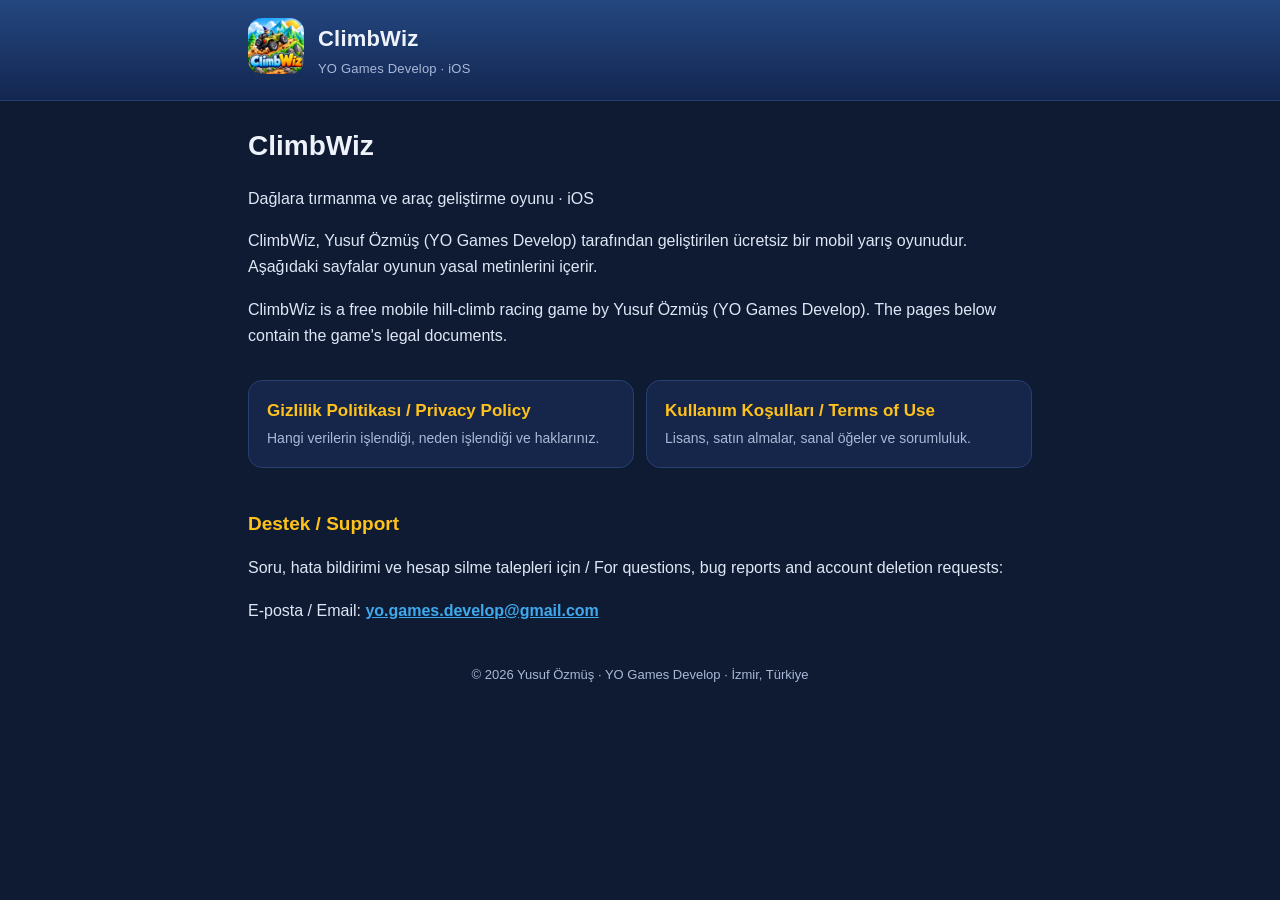
<file: index.html>
<!doctype html>
<html lang="tr">
<head>
<meta charset="utf-8">
<meta name="viewport" content="width=device-width, initial-scale=1">
<title>ClimbWiz</title>
<link rel="stylesheet" href="style.css">
<link rel="icon" href="icon.png">
</head>
<body>
<header><div class="wrap"><a href="index.html"><img src="icon.png" alt="ClimbWiz"></a><div class="t">ClimbWiz<small>YO Games Develop · iOS</small></div></div></header>
<main class="wrap">
<h1>ClimbWiz</h1>
<p>Dağlara tırmanma ve araç geliştirme oyunu · iOS</p>
<p>ClimbWiz, Yusuf Özmüş (YO Games Develop) tarafından geliştirilen ücretsiz bir mobil yarış oyunudur. Aşağıdaki sayfalar oyunun yasal metinlerini içerir.</p>
<p>ClimbWiz is a free mobile hill-climb racing game by Yusuf Özmüş (YO Games Develop). The pages below contain the game's legal documents.</p>
<div class="links">
<a class="card" href="privacy.html"><b>Gizlilik Politikası / Privacy Policy</b><span>Hangi verilerin işlendiği, neden işlendiği ve haklarınız.</span></a>
<a class="card" href="terms.html"><b>Kullanım Koşulları / Terms of Use</b><span>Lisans, satın almalar, sanal öğeler ve sorumluluk.</span></a>
</div>
<h2>Destek / Support</h2>
<p>Soru, hata bildirimi ve hesap silme talepleri için / For questions, bug reports and account deletion requests:</p>
<p>E-posta / Email: <b><a href="mailto:yo.games.develop@gmail.com">yo.games.develop@gmail.com</a></b></p>
</main>
<footer>© 2026 Yusuf Özmüş · YO Games Develop · İzmir, Türkiye</footer>
</body>
</html>
</file>
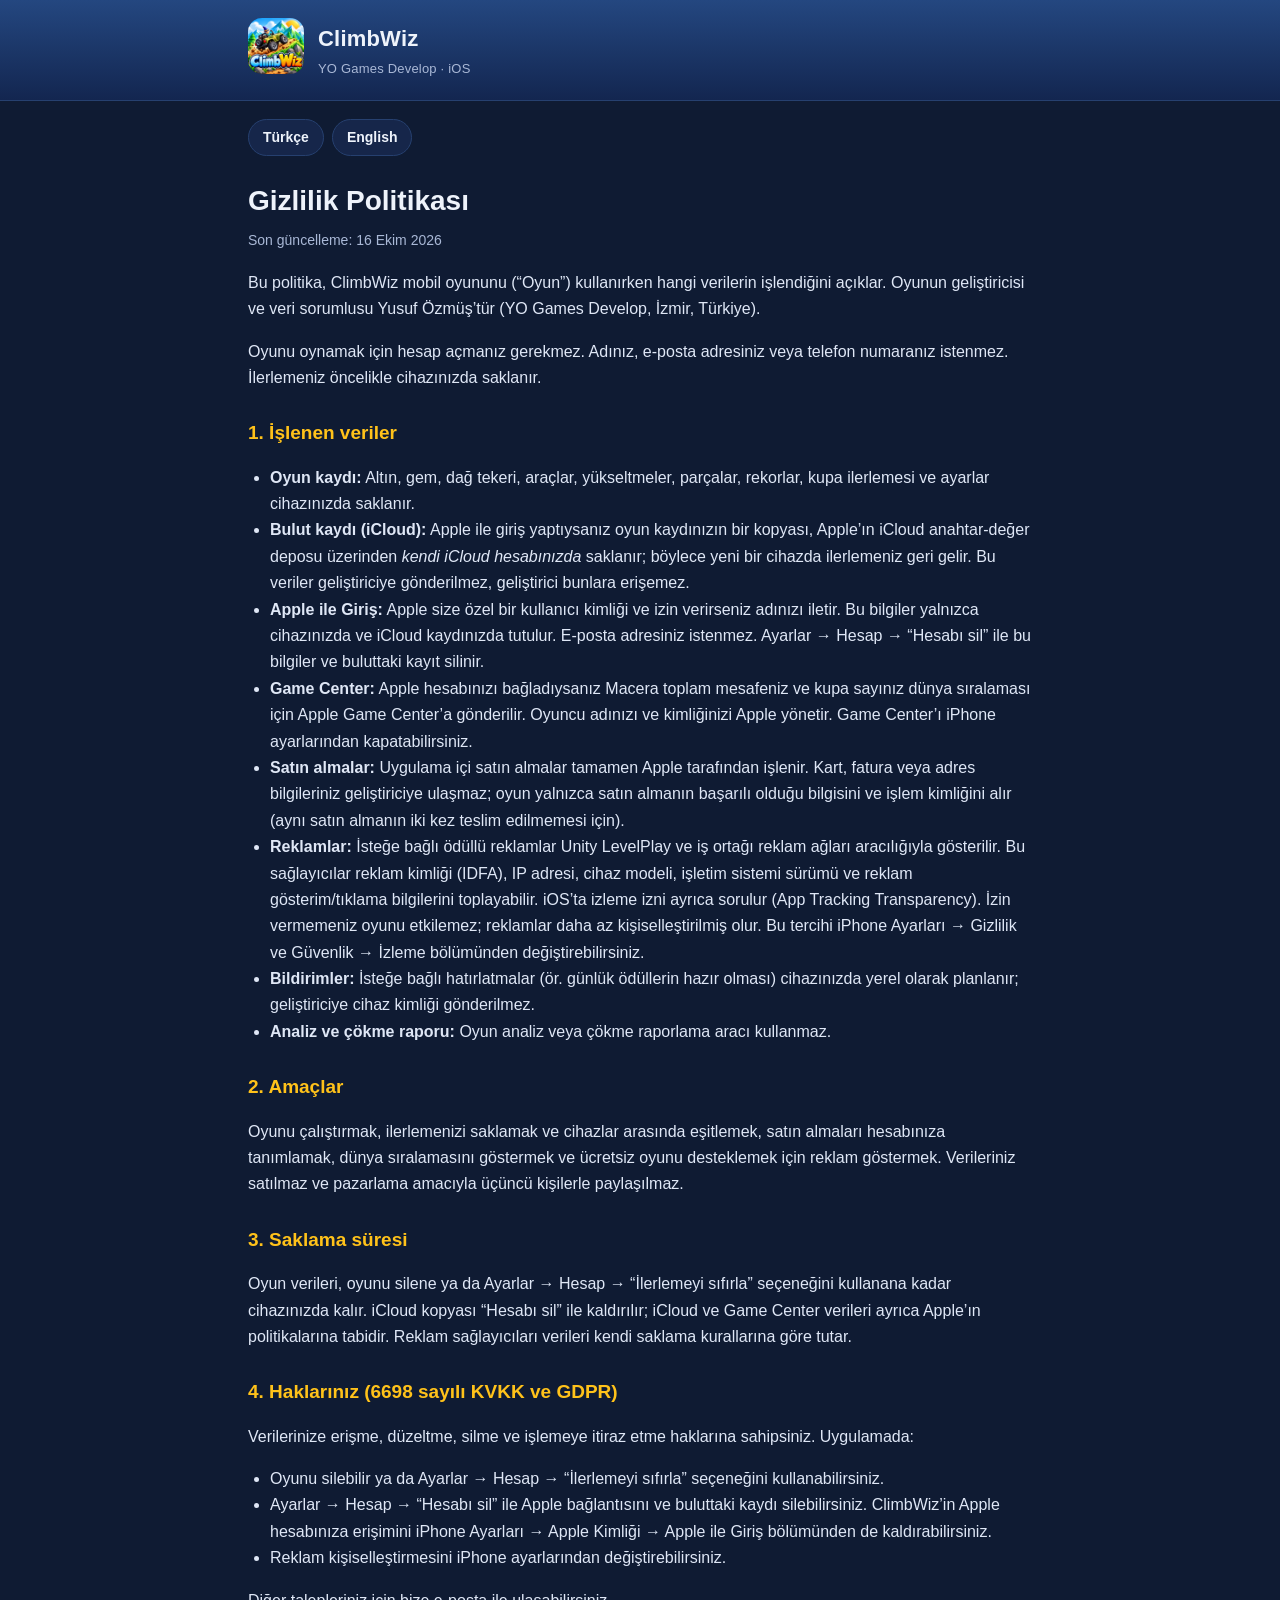
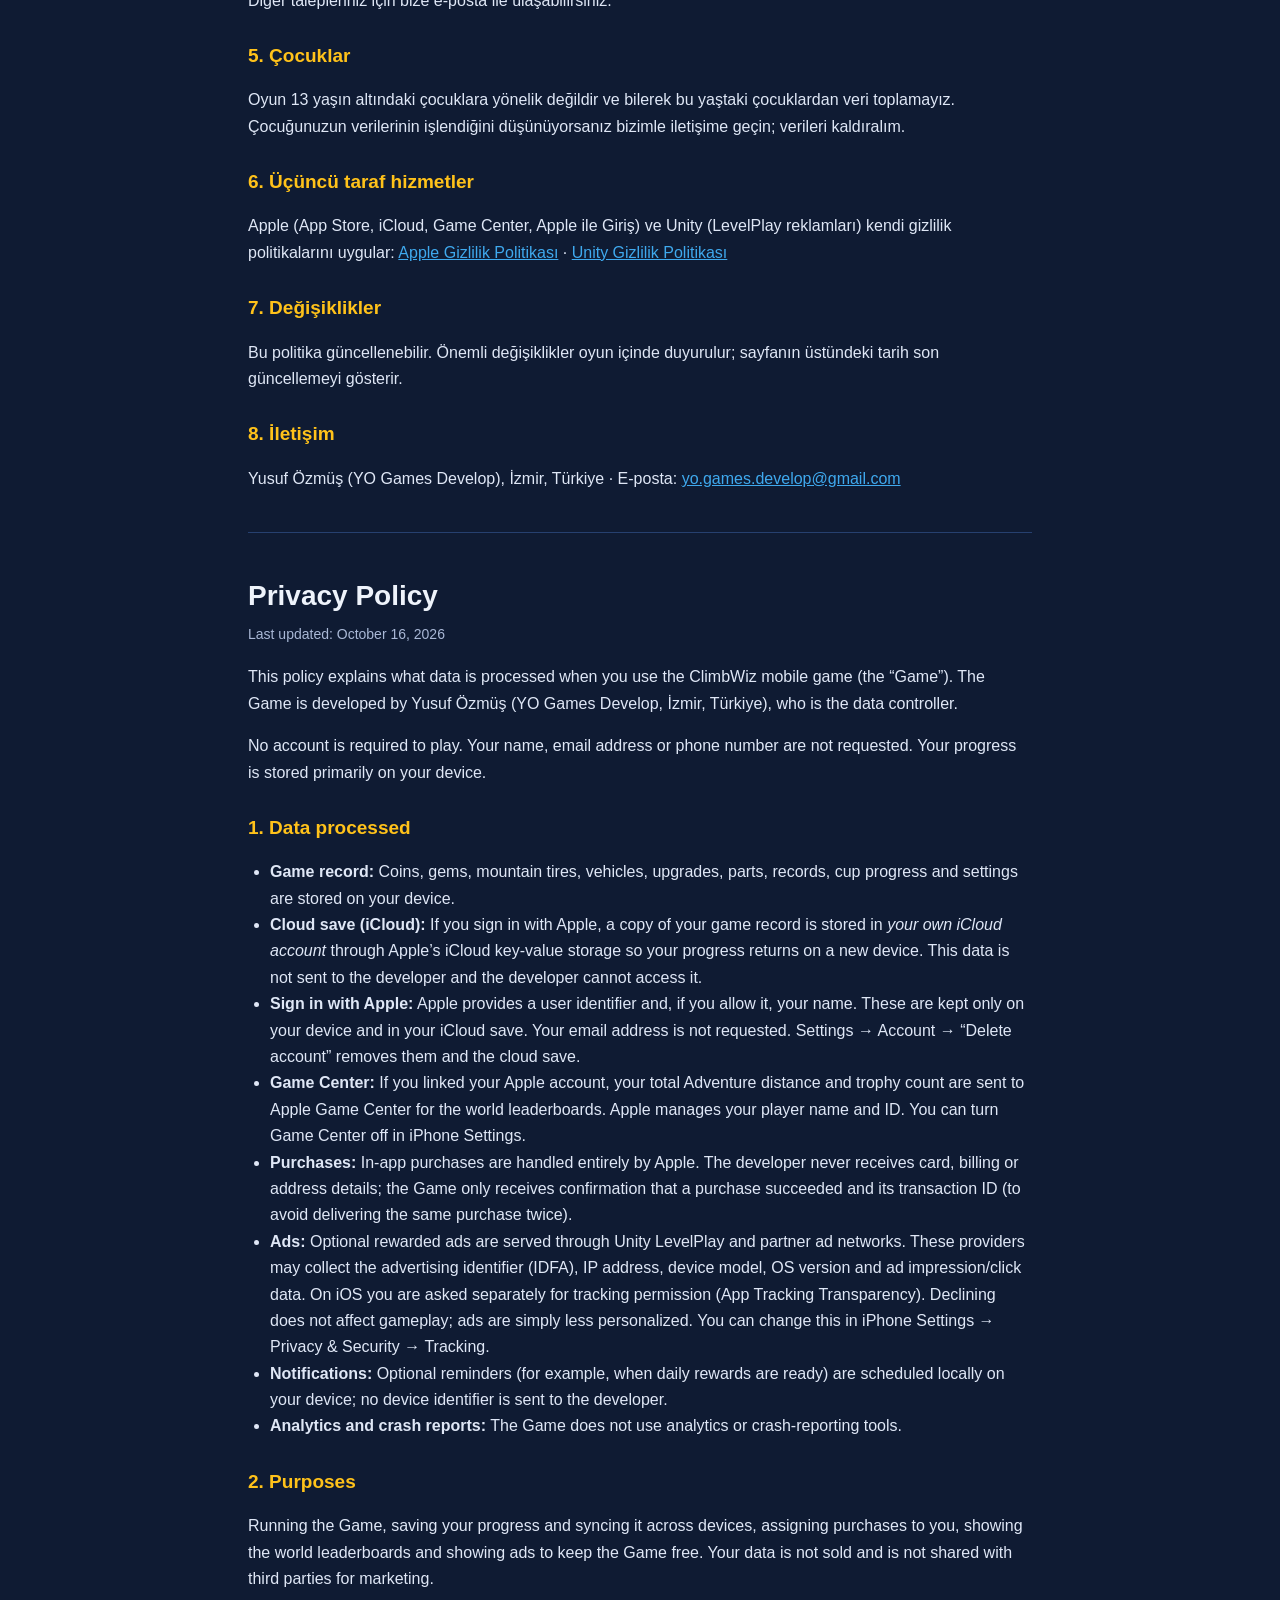
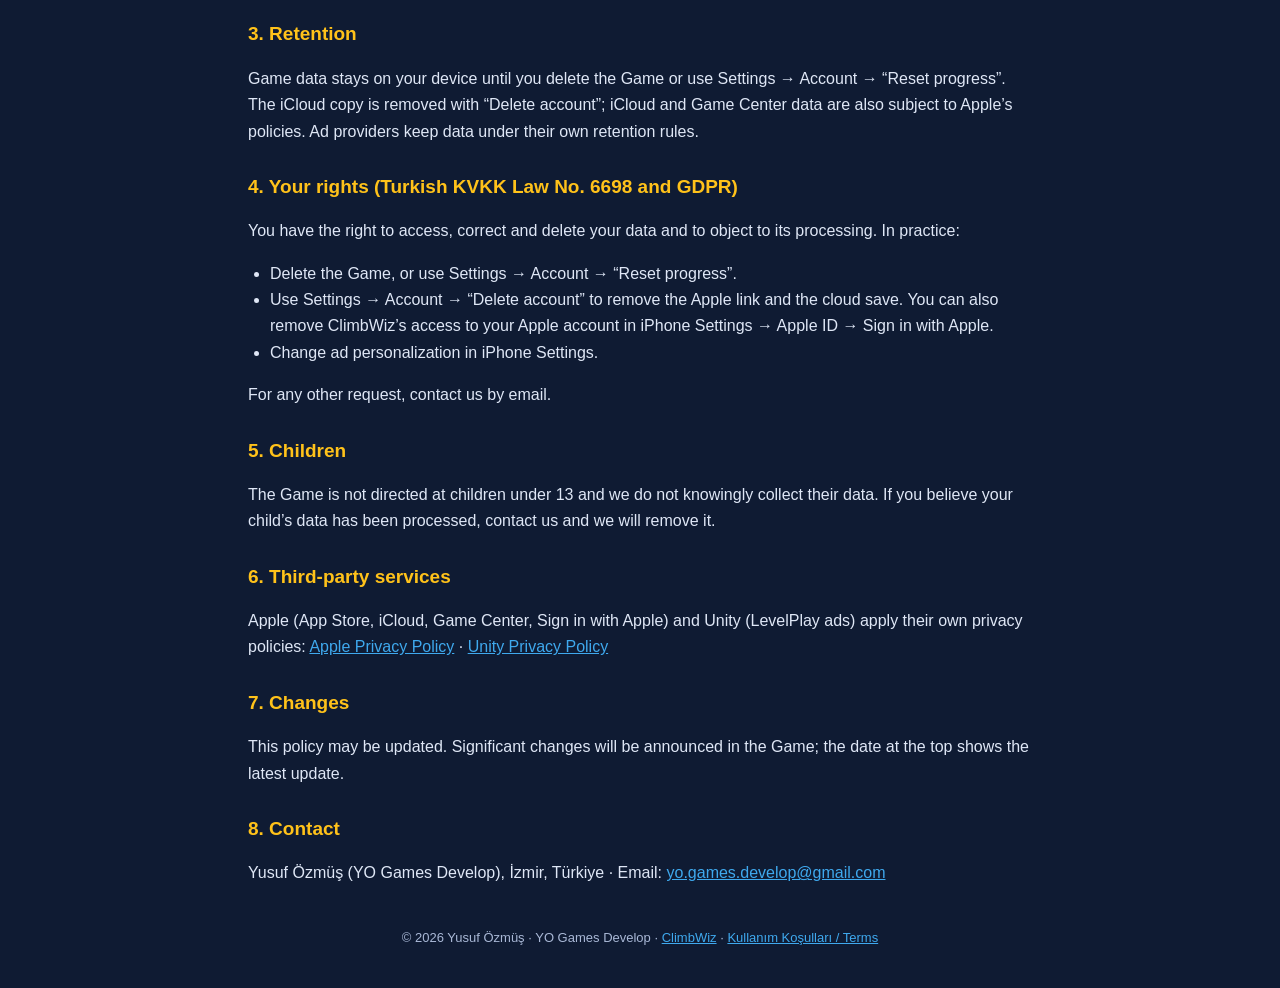
<file: privacy.html>
<!doctype html>
<html lang="tr">
<head>
<meta charset="utf-8">
<meta name="viewport" content="width=device-width, initial-scale=1">
<title>ClimbWiz · Gizlilik Politikası / Privacy Policy</title>
<link rel="stylesheet" href="style.css">
<link rel="icon" href="icon.png">
</head>
<body>
<header><div class="wrap"><a href="index.html"><img src="icon.png" alt="ClimbWiz"></a><div class="t">ClimbWiz<small>YO Games Develop · iOS</small></div></div></header>
<main class="wrap">
<nav class="lang"><a href="#tr">Türkçe</a><a href="#en">English</a></nav>

<section id="tr">
<h1>Gizlilik Politikası</h1>
<div class="date">Son güncelleme: 16 Ekim 2026</div>
<p>Bu politika, ClimbWiz mobil oyununu (“Oyun”) kullanırken hangi verilerin işlendiğini açıklar. Oyunun geliştiricisi ve veri sorumlusu Yusuf Özmüş’tür (YO Games Develop, İzmir, Türkiye).</p>
<p>Oyunu oynamak için hesap açmanız gerekmez. Adınız, e-posta adresiniz veya telefon numaranız istenmez. İlerlemeniz öncelikle cihazınızda saklanır.</p>

<h2>1. İşlenen veriler</h2>
<ul>
<li><b>Oyun kaydı:</b> Altın, gem, dağ tekeri, araçlar, yükseltmeler, parçalar, rekorlar, kupa ilerlemesi ve ayarlar cihazınızda saklanır.</li>
<li><b>Bulut kaydı (iCloud):</b> Apple ile giriş yaptıysanız oyun kaydınızın bir kopyası, Apple’ın iCloud anahtar-değer deposu üzerinden <i>kendi iCloud hesabınızda</i> saklanır; böylece yeni bir cihazda ilerlemeniz geri gelir. Bu veriler geliştiriciye gönderilmez, geliştirici bunlara erişemez.</li>
<li><b>Apple ile Giriş:</b> Apple size özel bir kullanıcı kimliği ve izin verirseniz adınızı iletir. Bu bilgiler yalnızca cihazınızda ve iCloud kaydınızda tutulur. E-posta adresiniz istenmez. Ayarlar → Hesap → “Hesabı sil” ile bu bilgiler ve buluttaki kayıt silinir.</li>
<li><b>Game Center:</b> Apple hesabınızı bağladıysanız Macera toplam mesafeniz ve kupa sayınız dünya sıralaması için Apple Game Center’a gönderilir. Oyuncu adınızı ve kimliğinizi Apple yönetir. Game Center’ı iPhone ayarlarından kapatabilirsiniz.</li>
<li><b>Satın almalar:</b> Uygulama içi satın almalar tamamen Apple tarafından işlenir. Kart, fatura veya adres bilgileriniz geliştiriciye ulaşmaz; oyun yalnızca satın almanın başarılı olduğu bilgisini ve işlem kimliğini alır (aynı satın almanın iki kez teslim edilmemesi için).</li>
<li><b>Reklamlar:</b> İsteğe bağlı ödüllü reklamlar Unity LevelPlay ve iş ortağı reklam ağları aracılığıyla gösterilir. Bu sağlayıcılar reklam kimliği (IDFA), IP adresi, cihaz modeli, işletim sistemi sürümü ve reklam gösterim/tıklama bilgilerini toplayabilir. iOS’ta izleme izni ayrıca sorulur (App Tracking Transparency). İzin vermemeniz oyunu etkilemez; reklamlar daha az kişiselleştirilmiş olur. Bu tercihi iPhone Ayarları → Gizlilik ve Güvenlik → İzleme bölümünden değiştirebilirsiniz.</li>
<li><b>Bildirimler:</b> İsteğe bağlı hatırlatmalar (ör. günlük ödüllerin hazır olması) cihazınızda yerel olarak planlanır; geliştiriciye cihaz kimliği gönderilmez.</li>
<li><b>Analiz ve çökme raporu:</b> Oyun analiz veya çökme raporlama aracı kullanmaz.</li>
</ul>

<h2>2. Amaçlar</h2>
<p>Oyunu çalıştırmak, ilerlemenizi saklamak ve cihazlar arasında eşitlemek, satın almaları hesabınıza tanımlamak, dünya sıralamasını göstermek ve ücretsiz oyunu desteklemek için reklam göstermek. Verileriniz satılmaz ve pazarlama amacıyla üçüncü kişilerle paylaşılmaz.</p>

<h2>3. Saklama süresi</h2>
<p>Oyun verileri, oyunu silene ya da Ayarlar → Hesap → “İlerlemeyi sıfırla” seçeneğini kullanana kadar cihazınızda kalır. iCloud kopyası “Hesabı sil” ile kaldırılır; iCloud ve Game Center verileri ayrıca Apple’ın politikalarına tabidir. Reklam sağlayıcıları verileri kendi saklama kurallarına göre tutar.</p>

<h2>4. Haklarınız (6698 sayılı KVKK ve GDPR)</h2>
<p>Verilerinize erişme, düzeltme, silme ve işlemeye itiraz etme haklarına sahipsiniz. Uygulamada:</p>
<ul>
<li>Oyunu silebilir ya da Ayarlar → Hesap → “İlerlemeyi sıfırla” seçeneğini kullanabilirsiniz.</li>
<li>Ayarlar → Hesap → “Hesabı sil” ile Apple bağlantısını ve buluttaki kaydı silebilirsiniz. ClimbWiz’in Apple hesabınıza erişimini iPhone Ayarları → Apple Kimliği → Apple ile Giriş bölümünden de kaldırabilirsiniz.</li>
<li>Reklam kişiselleştirmesini iPhone ayarlarından değiştirebilirsiniz.</li>
</ul>
<p>Diğer talepleriniz için bize e-posta ile ulaşabilirsiniz.</p>

<h2>5. Çocuklar</h2>
<p>Oyun 13 yaşın altındaki çocuklara yönelik değildir ve bilerek bu yaştaki çocuklardan veri toplamayız. Çocuğunuzun verilerinin işlendiğini düşünüyorsanız bizimle iletişime geçin; verileri kaldıralım.</p>

<h2>6. Üçüncü taraf hizmetler</h2>
<p>Apple (App Store, iCloud, Game Center, Apple ile Giriş) ve Unity (LevelPlay reklamları) kendi gizlilik politikalarını uygular:
<a href="https://www.apple.com/legal/privacy/">Apple Gizlilik Politikası</a> ·
<a href="https://unity.com/legal/privacy-policy">Unity Gizlilik Politikası</a></p>

<h2>7. Değişiklikler</h2>
<p>Bu politika güncellenebilir. Önemli değişiklikler oyun içinde duyurulur; sayfanın üstündeki tarih son güncellemeyi gösterir.</p>

<h2>8. İletişim</h2>
<p>Yusuf Özmüş (YO Games Develop), İzmir, Türkiye · E-posta: <a href="mailto:yo.games.develop@gmail.com">yo.games.develop@gmail.com</a></p>
</section>

<hr>

<section id="en">
<h1>Privacy Policy</h1>
<div class="date">Last updated: October 16, 2026</div>
<p>This policy explains what data is processed when you use the ClimbWiz mobile game (the “Game”). The Game is developed by Yusuf Özmüş (YO Games Develop, İzmir, Türkiye), who is the data controller.</p>
<p>No account is required to play. Your name, email address or phone number are not requested. Your progress is stored primarily on your device.</p>

<h2>1. Data processed</h2>
<ul>
<li><b>Game record:</b> Coins, gems, mountain tires, vehicles, upgrades, parts, records, cup progress and settings are stored on your device.</li>
<li><b>Cloud save (iCloud):</b> If you sign in with Apple, a copy of your game record is stored in <i>your own iCloud account</i> through Apple’s iCloud key-value storage so your progress returns on a new device. This data is not sent to the developer and the developer cannot access it.</li>
<li><b>Sign in with Apple:</b> Apple provides a user identifier and, if you allow it, your name. These are kept only on your device and in your iCloud save. Your email address is not requested. Settings → Account → “Delete account” removes them and the cloud save.</li>
<li><b>Game Center:</b> If you linked your Apple account, your total Adventure distance and trophy count are sent to Apple Game Center for the world leaderboards. Apple manages your player name and ID. You can turn Game Center off in iPhone Settings.</li>
<li><b>Purchases:</b> In-app purchases are handled entirely by Apple. The developer never receives card, billing or address details; the Game only receives confirmation that a purchase succeeded and its transaction ID (to avoid delivering the same purchase twice).</li>
<li><b>Ads:</b> Optional rewarded ads are served through Unity LevelPlay and partner ad networks. These providers may collect the advertising identifier (IDFA), IP address, device model, OS version and ad impression/click data. On iOS you are asked separately for tracking permission (App Tracking Transparency). Declining does not affect gameplay; ads are simply less personalized. You can change this in iPhone Settings → Privacy &amp; Security → Tracking.</li>
<li><b>Notifications:</b> Optional reminders (for example, when daily rewards are ready) are scheduled locally on your device; no device identifier is sent to the developer.</li>
<li><b>Analytics and crash reports:</b> The Game does not use analytics or crash-reporting tools.</li>
</ul>

<h2>2. Purposes</h2>
<p>Running the Game, saving your progress and syncing it across devices, assigning purchases to you, showing the world leaderboards and showing ads to keep the Game free. Your data is not sold and is not shared with third parties for marketing.</p>

<h2>3. Retention</h2>
<p>Game data stays on your device until you delete the Game or use Settings → Account → “Reset progress”. The iCloud copy is removed with “Delete account”; iCloud and Game Center data are also subject to Apple’s policies. Ad providers keep data under their own retention rules.</p>

<h2>4. Your rights (Turkish KVKK Law No. 6698 and GDPR)</h2>
<p>You have the right to access, correct and delete your data and to object to its processing. In practice:</p>
<ul>
<li>Delete the Game, or use Settings → Account → “Reset progress”.</li>
<li>Use Settings → Account → “Delete account” to remove the Apple link and the cloud save. You can also remove ClimbWiz’s access to your Apple account in iPhone Settings → Apple ID → Sign in with Apple.</li>
<li>Change ad personalization in iPhone Settings.</li>
</ul>
<p>For any other request, contact us by email.</p>

<h2>5. Children</h2>
<p>The Game is not directed at children under 13 and we do not knowingly collect their data. If you believe your child’s data has been processed, contact us and we will remove it.</p>

<h2>6. Third-party services</h2>
<p>Apple (App Store, iCloud, Game Center, Sign in with Apple) and Unity (LevelPlay ads) apply their own privacy policies:
<a href="https://www.apple.com/legal/privacy/">Apple Privacy Policy</a> ·
<a href="https://unity.com/legal/privacy-policy">Unity Privacy Policy</a></p>

<h2>7. Changes</h2>
<p>This policy may be updated. Significant changes will be announced in the Game; the date at the top shows the latest update.</p>

<h2>8. Contact</h2>
<p>Yusuf Özmüş (YO Games Develop), İzmir, Türkiye · Email: <a href="mailto:yo.games.develop@gmail.com">yo.games.develop@gmail.com</a></p>
</section>
</main>
<footer>© 2026 Yusuf Özmüş · YO Games Develop · <a href="index.html">ClimbWiz</a> · <a href="terms.html">Kullanım Koşulları / Terms</a></footer>
</body>
</html>
</file>
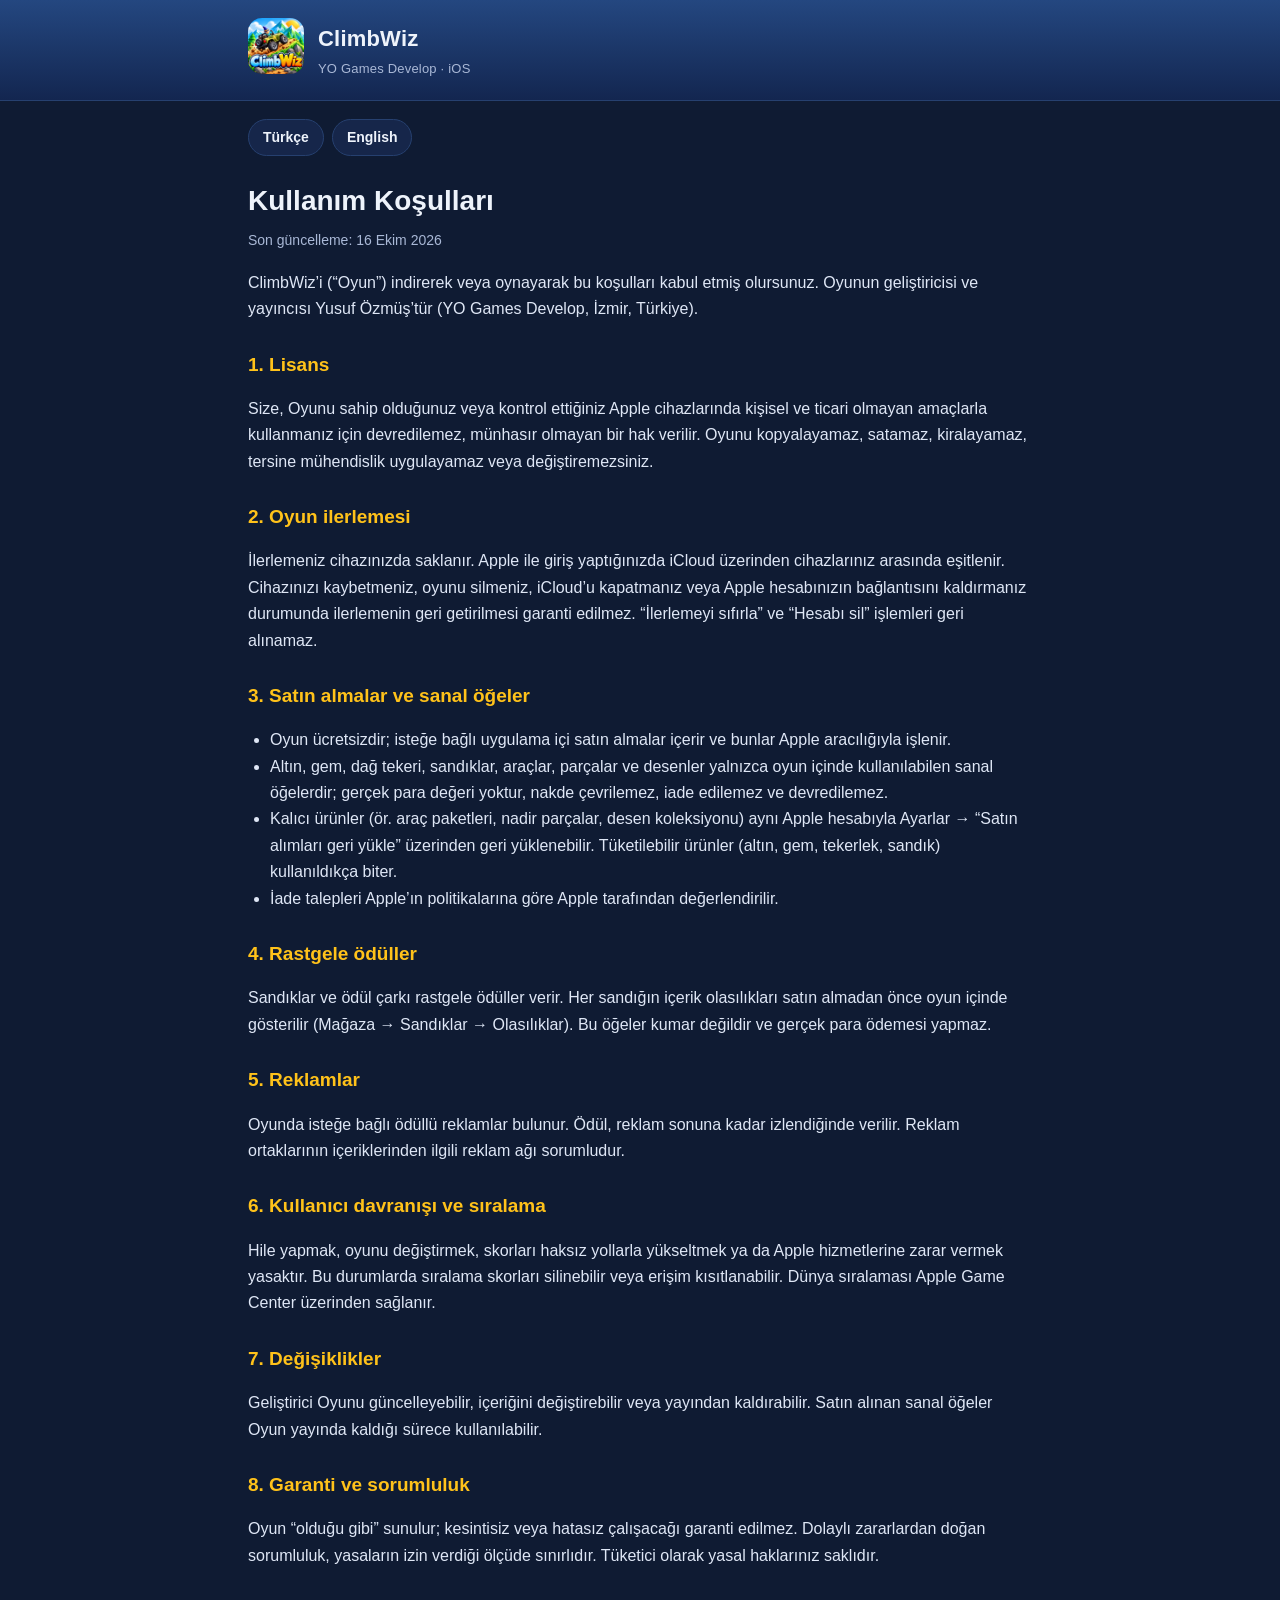
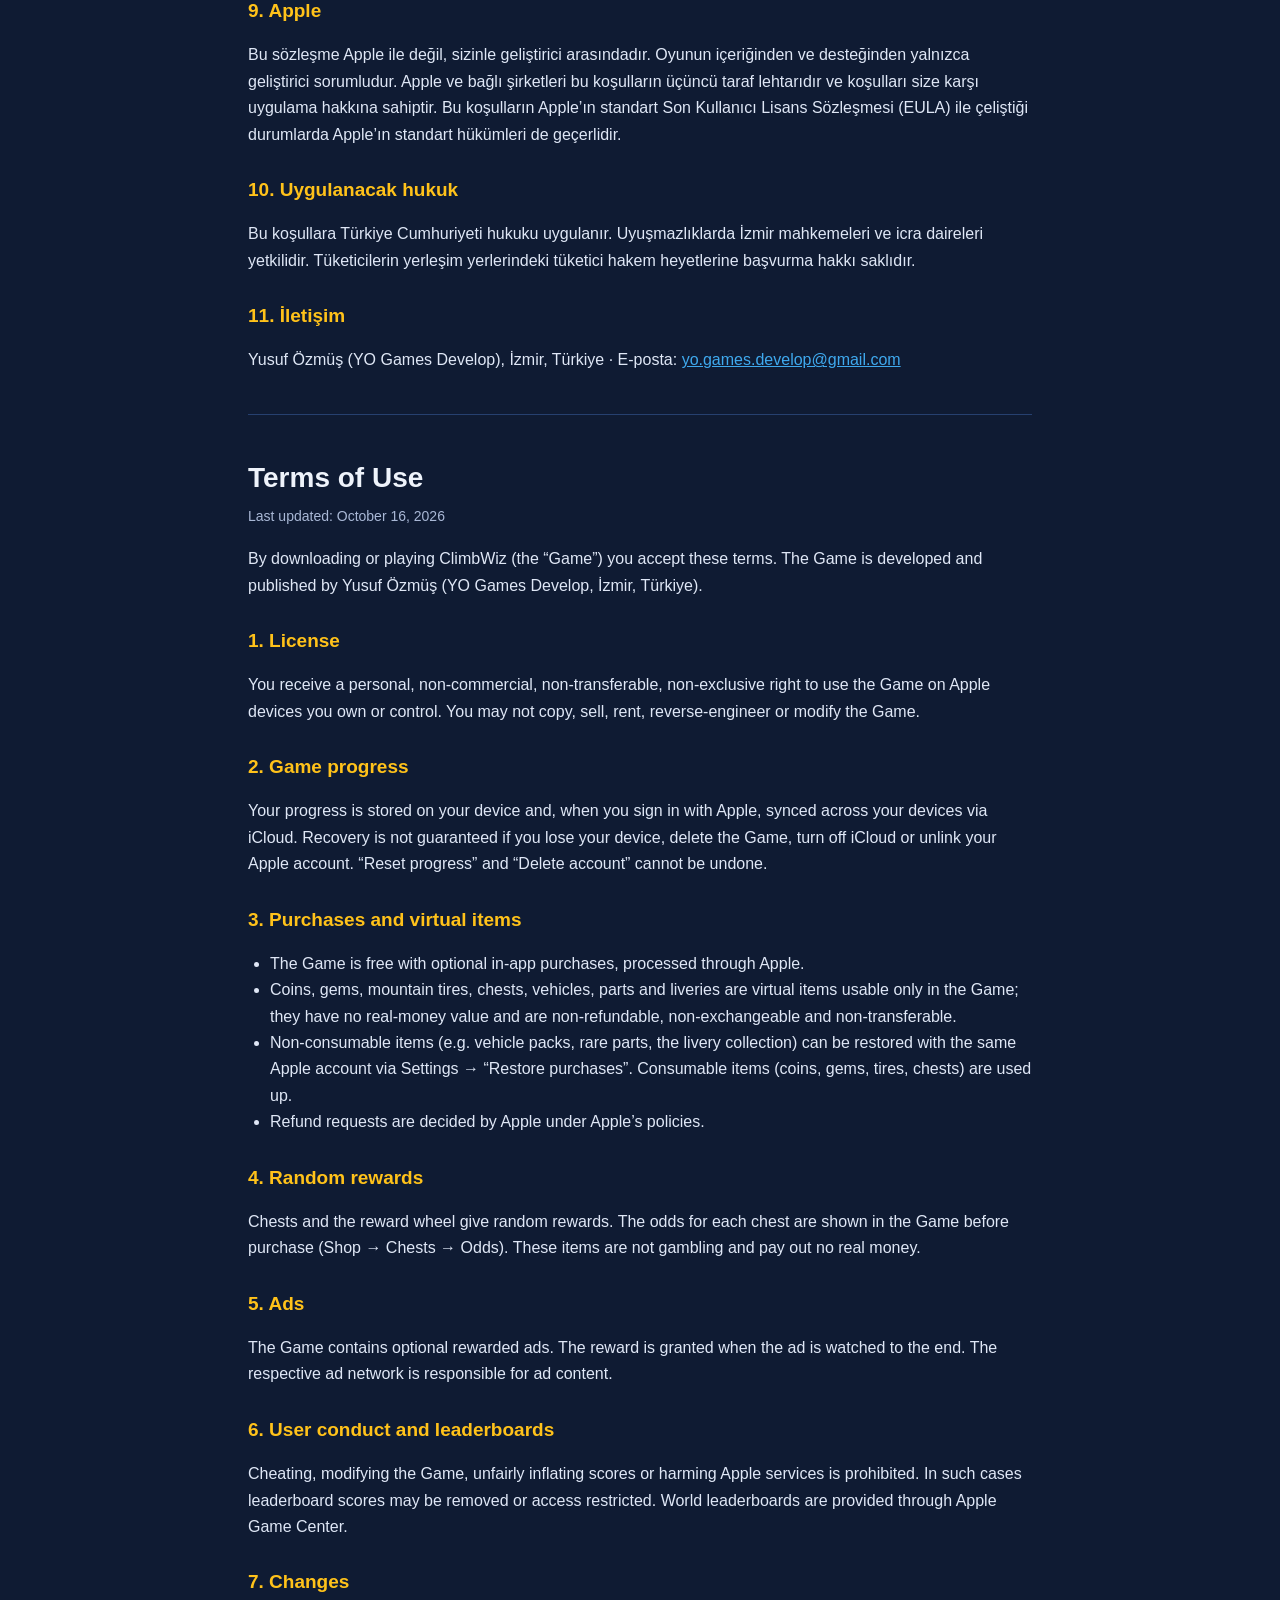
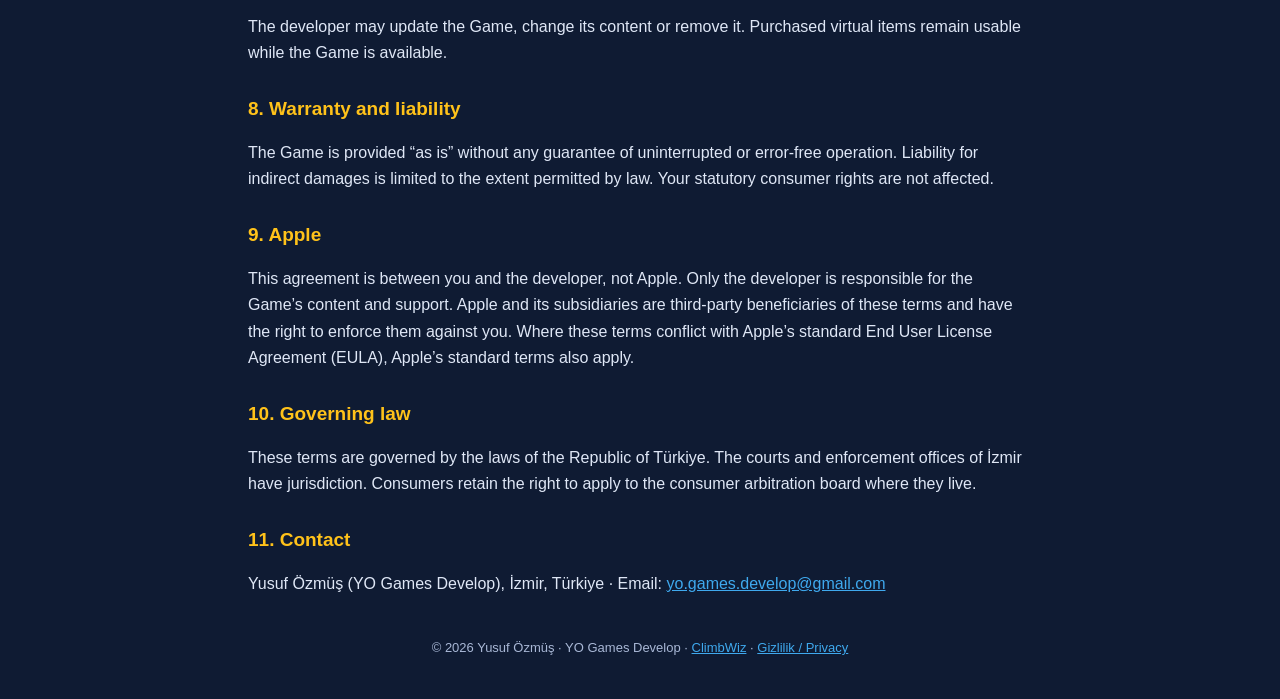
<file: terms.html>
<!doctype html>
<html lang="tr">
<head>
<meta charset="utf-8">
<meta name="viewport" content="width=device-width, initial-scale=1">
<title>ClimbWiz · Kullanım Koşulları / Terms of Use</title>
<link rel="stylesheet" href="style.css">
<link rel="icon" href="icon.png">
</head>
<body>
<header><div class="wrap"><a href="index.html"><img src="icon.png" alt="ClimbWiz"></a><div class="t">ClimbWiz<small>YO Games Develop · iOS</small></div></div></header>
<main class="wrap">
<nav class="lang"><a href="#tr">Türkçe</a><a href="#en">English</a></nav>

<section id="tr">
<h1>Kullanım Koşulları</h1>
<div class="date">Son güncelleme: 16 Ekim 2026</div>
<p>ClimbWiz’i (“Oyun”) indirerek veya oynayarak bu koşulları kabul etmiş olursunuz. Oyunun geliştiricisi ve yayıncısı Yusuf Özmüş’tür (YO Games Develop, İzmir, Türkiye).</p>

<h2>1. Lisans</h2>
<p>Size, Oyunu sahip olduğunuz veya kontrol ettiğiniz Apple cihazlarında kişisel ve ticari olmayan amaçlarla kullanmanız için devredilemez, münhasır olmayan bir hak verilir. Oyunu kopyalayamaz, satamaz, kiralayamaz, tersine mühendislik uygulayamaz veya değiştiremezsiniz.</p>

<h2>2. Oyun ilerlemesi</h2>
<p>İlerlemeniz cihazınızda saklanır. Apple ile giriş yaptığınızda iCloud üzerinden cihazlarınız arasında eşitlenir. Cihazınızı kaybetmeniz, oyunu silmeniz, iCloud’u kapatmanız veya Apple hesabınızın bağlantısını kaldırmanız durumunda ilerlemenin geri getirilmesi garanti edilmez. “İlerlemeyi sıfırla” ve “Hesabı sil” işlemleri geri alınamaz.</p>

<h2>3. Satın almalar ve sanal öğeler</h2>
<ul>
<li>Oyun ücretsizdir; isteğe bağlı uygulama içi satın almalar içerir ve bunlar Apple aracılığıyla işlenir.</li>
<li>Altın, gem, dağ tekeri, sandıklar, araçlar, parçalar ve desenler yalnızca oyun içinde kullanılabilen sanal öğelerdir; gerçek para değeri yoktur, nakde çevrilemez, iade edilemez ve devredilemez.</li>
<li>Kalıcı ürünler (ör. araç paketleri, nadir parçalar, desen koleksiyonu) aynı Apple hesabıyla Ayarlar → “Satın alımları geri yükle” üzerinden geri yüklenebilir. Tüketilebilir ürünler (altın, gem, tekerlek, sandık) kullanıldıkça biter.</li>
<li>İade talepleri Apple’ın politikalarına göre Apple tarafından değerlendirilir.</li>
</ul>

<h2>4. Rastgele ödüller</h2>
<p>Sandıklar ve ödül çarkı rastgele ödüller verir. Her sandığın içerik olasılıkları satın almadan önce oyun içinde gösterilir (Mağaza → Sandıklar → Olasılıklar). Bu öğeler kumar değildir ve gerçek para ödemesi yapmaz.</p>

<h2>5. Reklamlar</h2>
<p>Oyunda isteğe bağlı ödüllü reklamlar bulunur. Ödül, reklam sonuna kadar izlendiğinde verilir. Reklam ortaklarının içeriklerinden ilgili reklam ağı sorumludur.</p>

<h2>6. Kullanıcı davranışı ve sıralama</h2>
<p>Hile yapmak, oyunu değiştirmek, skorları haksız yollarla yükseltmek ya da Apple hizmetlerine zarar vermek yasaktır. Bu durumlarda sıralama skorları silinebilir veya erişim kısıtlanabilir. Dünya sıralaması Apple Game Center üzerinden sağlanır.</p>

<h2>7. Değişiklikler</h2>
<p>Geliştirici Oyunu güncelleyebilir, içeriğini değiştirebilir veya yayından kaldırabilir. Satın alınan sanal öğeler Oyun yayında kaldığı sürece kullanılabilir.</p>

<h2>8. Garanti ve sorumluluk</h2>
<p>Oyun “olduğu gibi” sunulur; kesintisiz veya hatasız çalışacağı garanti edilmez. Dolaylı zararlardan doğan sorumluluk, yasaların izin verdiği ölçüde sınırlıdır. Tüketici olarak yasal haklarınız saklıdır.</p>

<h2>9. Apple</h2>
<p>Bu sözleşme Apple ile değil, sizinle geliştirici arasındadır. Oyunun içeriğinden ve desteğinden yalnızca geliştirici sorumludur. Apple ve bağlı şirketleri bu koşulların üçüncü taraf lehtarıdır ve koşulları size karşı uygulama hakkına sahiptir. Bu koşulların Apple’ın standart Son Kullanıcı Lisans Sözleşmesi (EULA) ile çeliştiği durumlarda Apple’ın standart hükümleri de geçerlidir.</p>

<h2>10. Uygulanacak hukuk</h2>
<p>Bu koşullara Türkiye Cumhuriyeti hukuku uygulanır. Uyuşmazlıklarda İzmir mahkemeleri ve icra daireleri yetkilidir. Tüketicilerin yerleşim yerlerindeki tüketici hakem heyetlerine başvurma hakkı saklıdır.</p>

<h2>11. İletişim</h2>
<p>Yusuf Özmüş (YO Games Develop), İzmir, Türkiye · E-posta: <a href="mailto:yo.games.develop@gmail.com">yo.games.develop@gmail.com</a></p>
</section>

<hr>

<section id="en">
<h1>Terms of Use</h1>
<div class="date">Last updated: October 16, 2026</div>
<p>By downloading or playing ClimbWiz (the “Game”) you accept these terms. The Game is developed and published by Yusuf Özmüş (YO Games Develop, İzmir, Türkiye).</p>

<h2>1. License</h2>
<p>You receive a personal, non-commercial, non-transferable, non-exclusive right to use the Game on Apple devices you own or control. You may not copy, sell, rent, reverse-engineer or modify the Game.</p>

<h2>2. Game progress</h2>
<p>Your progress is stored on your device and, when you sign in with Apple, synced across your devices via iCloud. Recovery is not guaranteed if you lose your device, delete the Game, turn off iCloud or unlink your Apple account. “Reset progress” and “Delete account” cannot be undone.</p>

<h2>3. Purchases and virtual items</h2>
<ul>
<li>The Game is free with optional in-app purchases, processed through Apple.</li>
<li>Coins, gems, mountain tires, chests, vehicles, parts and liveries are virtual items usable only in the Game; they have no real-money value and are non-refundable, non-exchangeable and non-transferable.</li>
<li>Non-consumable items (e.g. vehicle packs, rare parts, the livery collection) can be restored with the same Apple account via Settings → “Restore purchases”. Consumable items (coins, gems, tires, chests) are used up.</li>
<li>Refund requests are decided by Apple under Apple’s policies.</li>
</ul>

<h2>4. Random rewards</h2>
<p>Chests and the reward wheel give random rewards. The odds for each chest are shown in the Game before purchase (Shop → Chests → Odds). These items are not gambling and pay out no real money.</p>

<h2>5. Ads</h2>
<p>The Game contains optional rewarded ads. The reward is granted when the ad is watched to the end. The respective ad network is responsible for ad content.</p>

<h2>6. User conduct and leaderboards</h2>
<p>Cheating, modifying the Game, unfairly inflating scores or harming Apple services is prohibited. In such cases leaderboard scores may be removed or access restricted. World leaderboards are provided through Apple Game Center.</p>

<h2>7. Changes</h2>
<p>The developer may update the Game, change its content or remove it. Purchased virtual items remain usable while the Game is available.</p>

<h2>8. Warranty and liability</h2>
<p>The Game is provided “as is” without any guarantee of uninterrupted or error-free operation. Liability for indirect damages is limited to the extent permitted by law. Your statutory consumer rights are not affected.</p>

<h2>9. Apple</h2>
<p>This agreement is between you and the developer, not Apple. Only the developer is responsible for the Game’s content and support. Apple and its subsidiaries are third-party beneficiaries of these terms and have the right to enforce them against you. Where these terms conflict with Apple’s standard End User License Agreement (EULA), Apple’s standard terms also apply.</p>

<h2>10. Governing law</h2>
<p>These terms are governed by the laws of the Republic of Türkiye. The courts and enforcement offices of İzmir have jurisdiction. Consumers retain the right to apply to the consumer arbitration board where they live.</p>

<h2>11. Contact</h2>
<p>Yusuf Özmüş (YO Games Develop), İzmir, Türkiye · Email: <a href="mailto:yo.games.develop@gmail.com">yo.games.develop@gmail.com</a></p>
</section>
</main>
<footer>© 2026 Yusuf Özmüş · YO Games Develop · <a href="index.html">ClimbWiz</a> · <a href="privacy.html">Gizlilik / Privacy</a></footer>
</body>
</html>
</file>
<file: style.css>
:root{--bg:#0f1b33;--card:#16264a;--ink:#eef3fb;--muted:#a9b8d6;--acc:#ffc21a;--acc2:#3fa9ee;--line:#26406f}
*{box-sizing:border-box}
body{margin:0;background:var(--bg);color:var(--ink);font:16px/1.65 -apple-system,BlinkMacSystemFont,"Segoe UI",Roboto,Helvetica,Arial,sans-serif}
a{color:var(--acc2)}
header{background:linear-gradient(180deg,#244780,#132650);border-bottom:1px solid var(--line)}
.wrap{max-width:820px;margin:0 auto;padding:0 18px}
header .wrap{display:flex;align-items:center;gap:14px;padding-top:18px;padding-bottom:18px}
header img{width:56px;height:56px;border-radius:14px}
header .t{font-weight:800;font-size:22px;letter-spacing:.2px}
header .t small{display:block;font-weight:500;font-size:13px;color:var(--muted)}
nav.lang{margin:18px 0 0;display:flex;gap:8px}
nav.lang a{padding:6px 14px;border-radius:999px;background:var(--card);border:1px solid var(--line);text-decoration:none;color:var(--ink);font-weight:600;font-size:14px}
main{padding:10px 0 50px}
h1{font-size:28px;margin:22px 0 4px}
.date{color:var(--muted);font-size:14px;margin-bottom:18px}
h2{font-size:19px;margin:26px 0 8px;color:var(--acc)}
p,li{color:#dfe7f6}
ul{padding-left:22px}
.card{background:var(--card);border:1px solid var(--line);border-radius:14px;padding:16px 18px;margin:14px 0}
.links{display:grid;gap:12px;grid-template-columns:1fr}
@media(min-width:620px){.links{grid-template-columns:1fr 1fr}}
.links a{display:block;text-decoration:none;color:var(--ink)}
.links b{display:block;font-size:17px;color:var(--acc)}
.links span{color:var(--muted);font-size:14px}
hr{border:0;border-top:1px solid var(--line);margin:40px 0}
footer{color:var(--muted);font-size:13px;text-align:center;padding:24px 0 40px}
</file>
